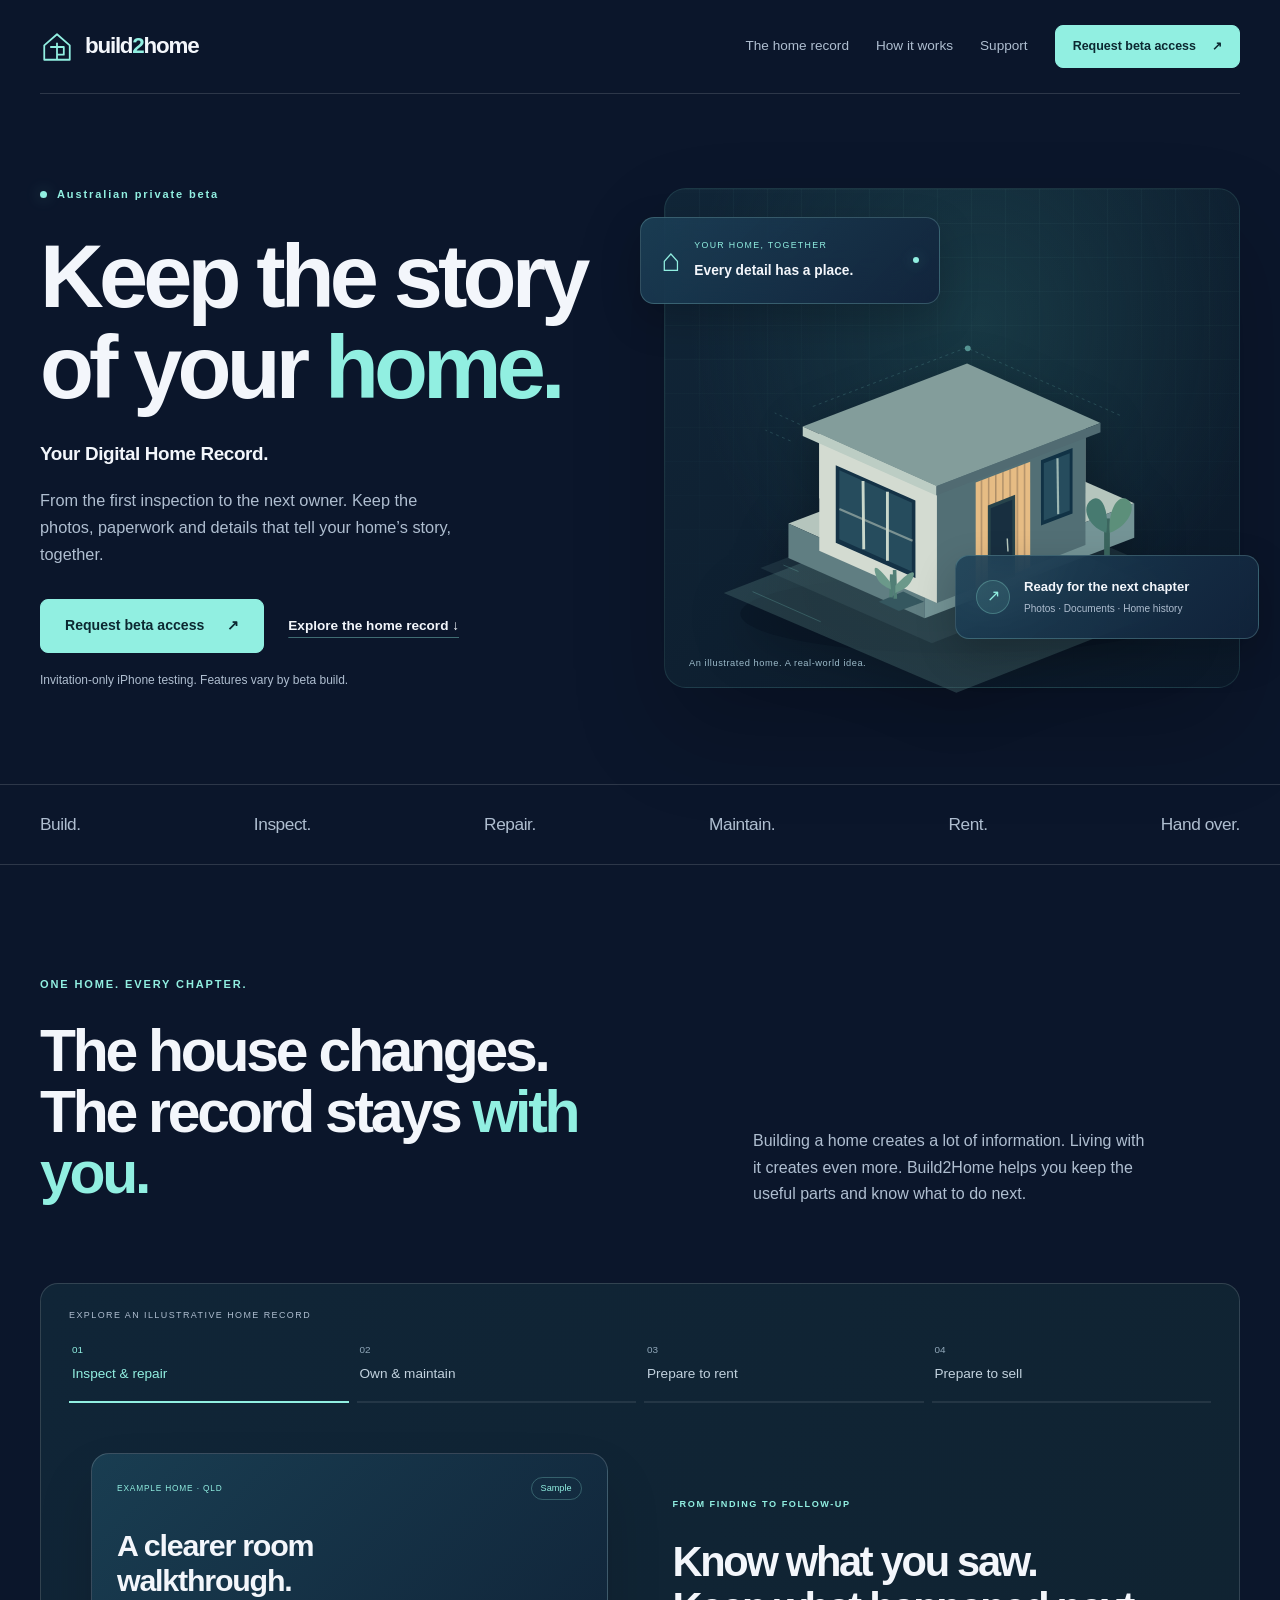
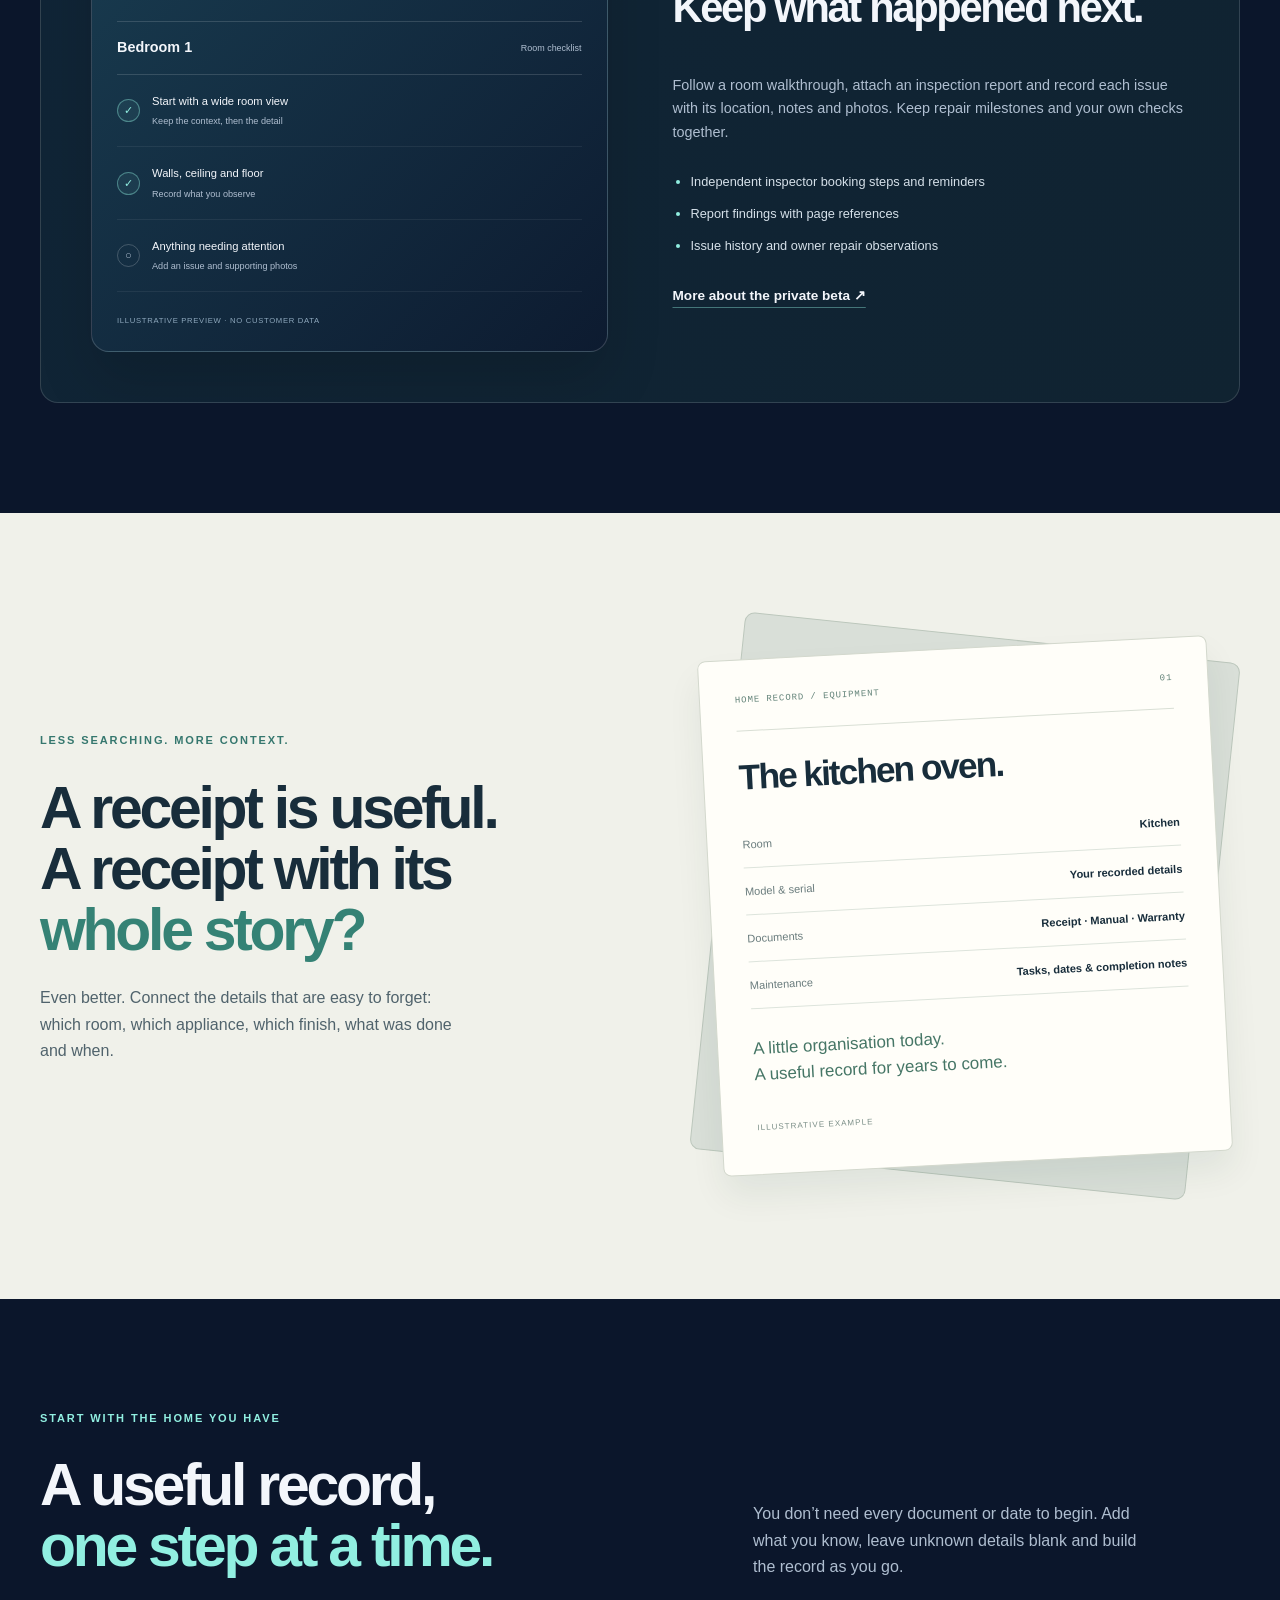
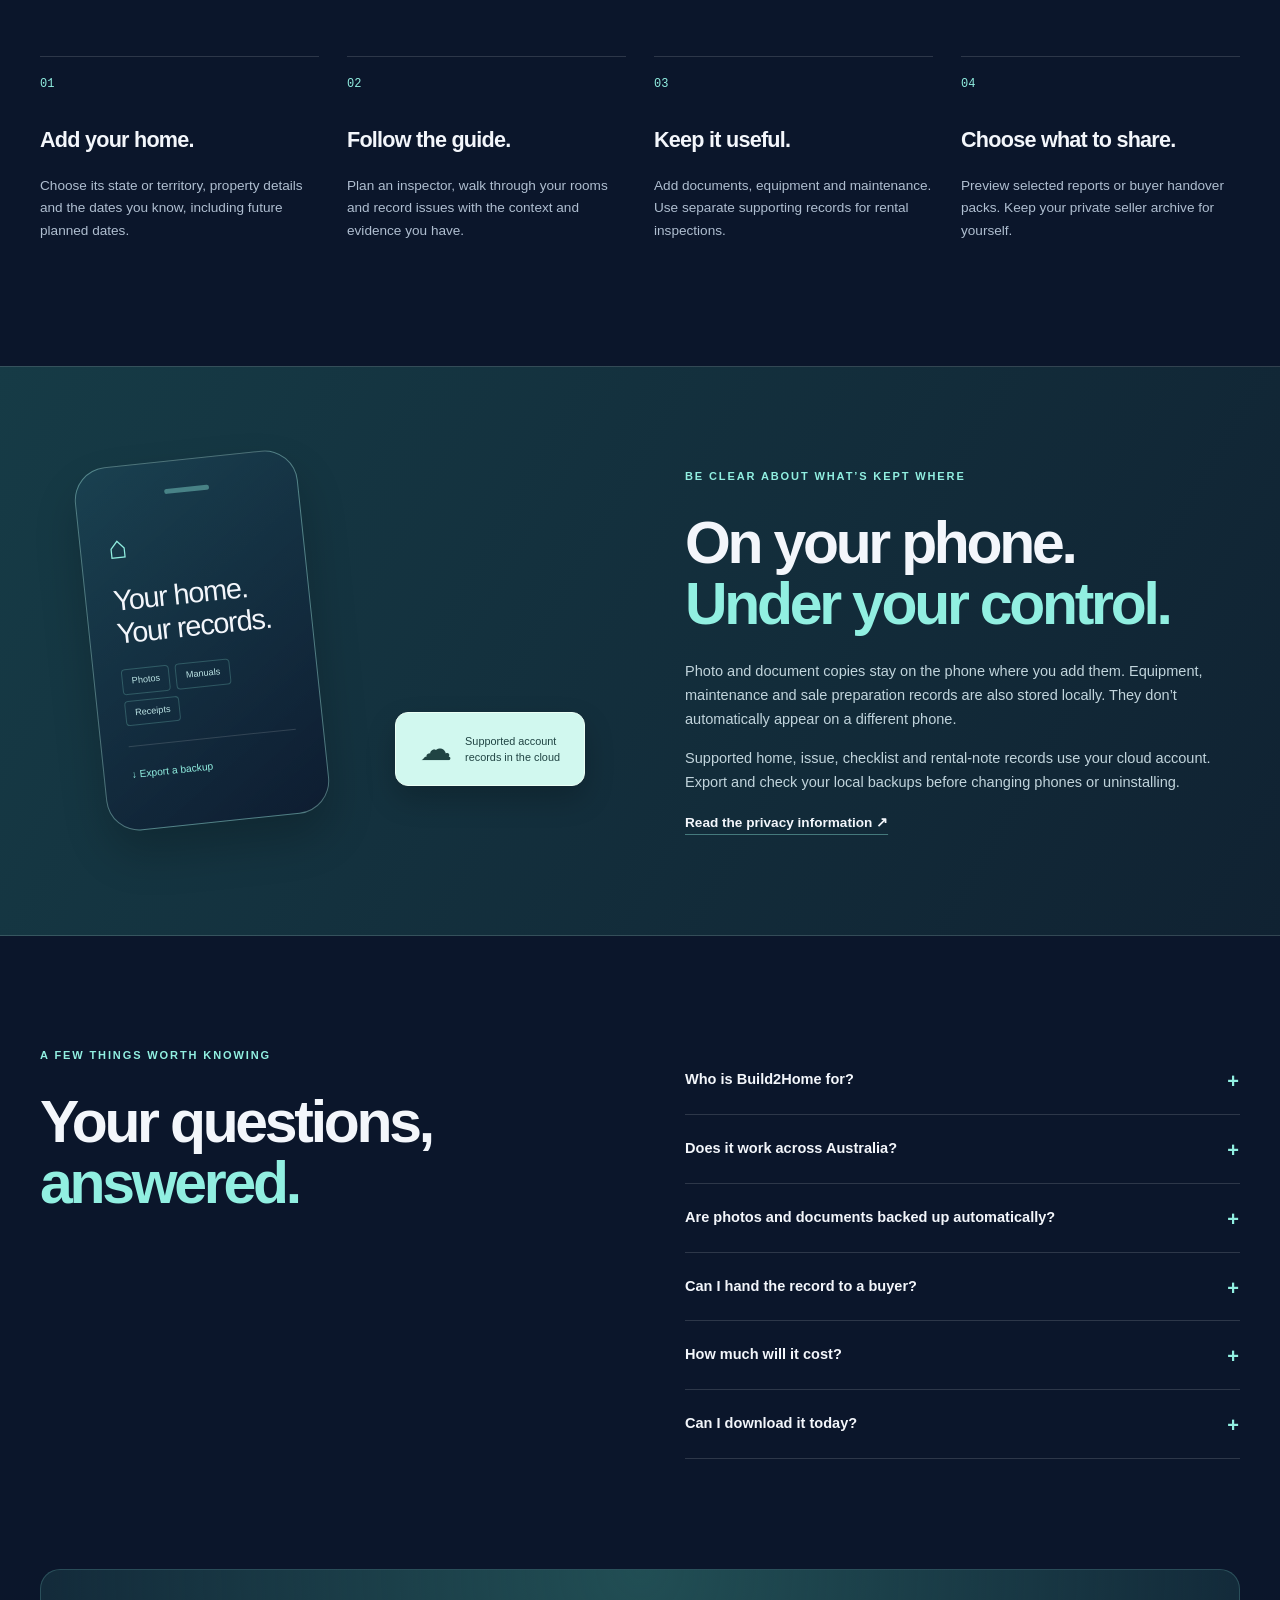
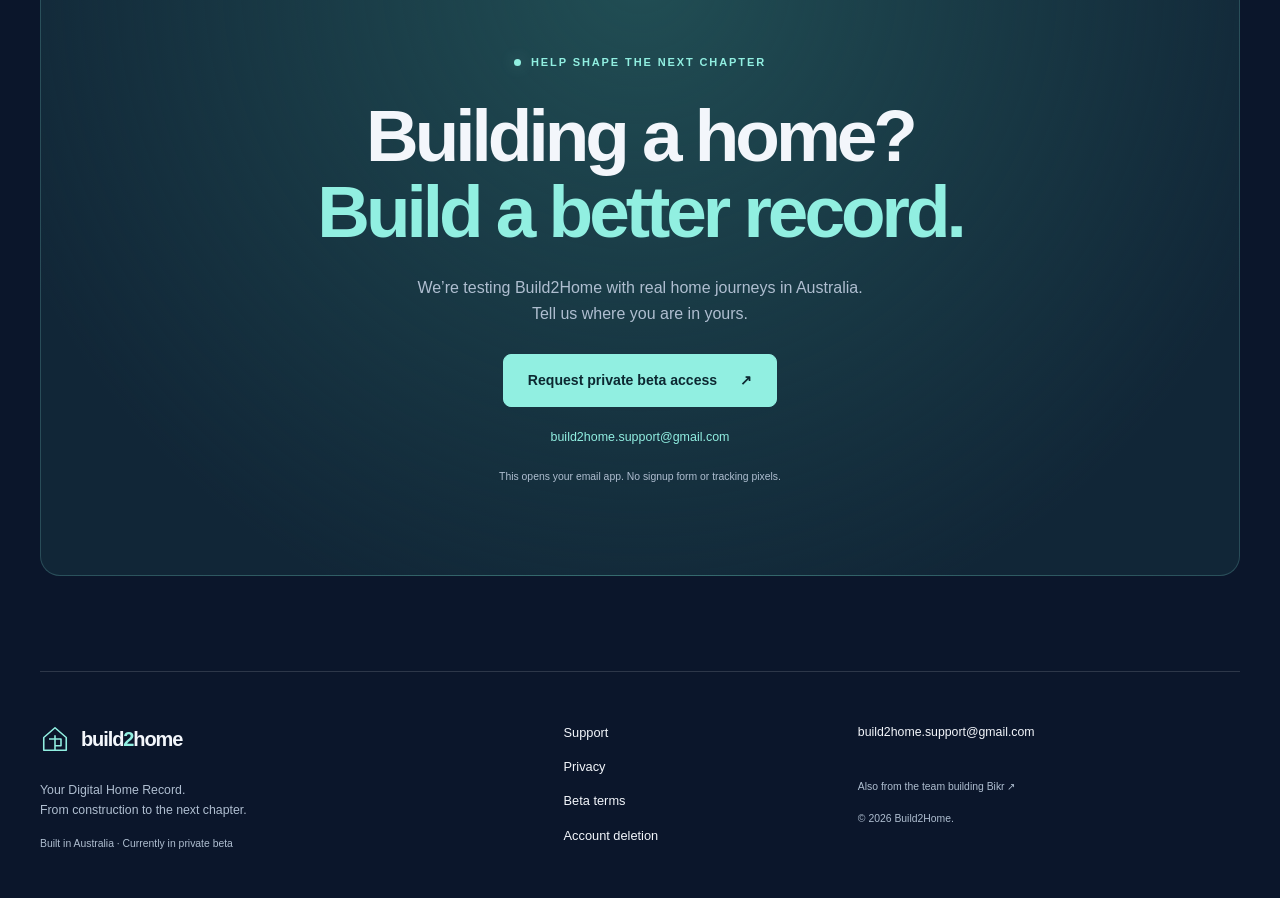
<file: index.html>
<!doctype html><html lang="en-AU"><head><meta charset="utf-8"><meta name="viewport" content="width=device-width,initial-scale=1"><title>Build2Home — Your Digital Home Record</title><meta name="description" content="A home record for inspections, defects, documents, maintenance, tenancy and sale preparation. Built in Australia. Private beta."><meta name="theme-color" content="#0b162b"><meta property="og:title" content="Build2Home — Your Digital Home Record"><meta property="og:description" content="A home record for inspections, defects, documents, maintenance, tenancy and sale preparation. Built in Australia. Private beta."><meta property="og:type" content="website"><link rel="icon" href="assets/favicon.svg" type="image/svg+xml"><link rel="stylesheet" href="styles.css"><script src="script.js" defer></script><link rel="canonical" href="https://build2home.au/"><meta property="og:url" content="https://build2home.au/"><meta property="og:site_name" content="Build2Home"></head><body id="top"><a class="skip" href="#main">Skip to content</a><header class="site-header"><a class="brand" href="#top"><svg viewBox="0 0 40 40" aria-hidden="true"><path d="M5 18 20 5l15 13v17H5Z"/><path d="M12 20h8v15m0-15h8v9h-8m0-9v-5"/></svg><span>build<span class="two">2</span>home</span></a><button class="menu-toggle" aria-label="Open navigation" aria-expanded="false" aria-controls="navigation">Menu <span>☰</span></button><nav id="navigation" aria-label="Main navigation"><a href="index.html#record">The home record</a><a href="index.html#how">How it works</a><a href="support.html">Support</a><a class="button small" href="mailto:build2home.support@gmail.com?subject=Build2Home%20%E2%80%94%20private%20beta%20request">Request beta access <span aria-hidden="true">↗</span></a></nav></header><main id="main">
<section class="hero wrap"><div class="hero-copy"><p class="eyebrow"><span class="status-dot"></span> Australian private beta</p><h1>Keep the story<br>of your <em>home.</em></h1><p class="tagline">Your Digital Home Record.</p><p class="hero-description">From the first inspection to the next owner. Keep the photos, paperwork and details that tell your home’s story, together.</p><div class="actions"><a class="button" href="mailto:build2home.support@gmail.com?subject=Build2Home%20%E2%80%94%20private%20beta%20request">Request beta access <span aria-hidden="true">↗</span></a><a class="text-link" href="#record">Explore the home record ↓</a></div><p class="micro">Invitation-only iPhone testing. Features vary by beta build.</p></div><div class="hero-art"><div class="art-grid"></div><img class="house" src="assets/home.svg" alt="Architectural illustration of a contemporary Australian home" width="800" height="600"><div class="home-chip"><span class="house-symbol">⌂</span><div><small>YOUR HOME, TOGETHER</small><strong>Every detail has a place.</strong></div><span class="chip-dot"></span></div><div class="record-chip"><span class="file-icon">↗</span><div><strong>Ready for the next chapter</strong><small>Photos · Documents · Home history</small></div></div><span class="art-caption">An illustrated home. A real-world idea.</span></div></section>
<div class="chapter-strip"><div class="wrap"><span>Build.</span><span>Inspect.</span><span>Repair.</span><span>Maintain.</span><span>Rent.</span><span>Hand over.</span></div></div>
<section class="record-section section wrap" id="record"><div class="section-heading"><div><p class="eyebrow">ONE HOME. EVERY CHAPTER.</p><h2>The house changes.<br>The record stays <em>with you.</em></h2></div><p>Building a home creates a lot of information. Living with it creates even more. Build2Home helps you keep the useful parts and know what to do next.</p></div><div class="record-demo"><div class="demo-controls"><p class="micro">EXPLORE AN ILLUSTRATIVE HOME RECORD</p><div role="tablist" aria-label="Home record stage" class="stage-tabs"><button role="tab" id="tab-inspect" aria-selected="true" aria-controls="stage-panel" data-stage="inspect">01 <span>Inspect & repair</span></button><button role="tab" id="tab-maintain" aria-selected="false" aria-controls="stage-panel" tabindex="-1" data-stage="maintain">02 <span>Own & maintain</span></button><button role="tab" id="tab-rental" aria-selected="false" aria-controls="stage-panel" tabindex="-1" data-stage="rental">03 <span>Prepare to rent</span></button><button role="tab" id="tab-sale" aria-selected="false" aria-controls="stage-panel" tabindex="-1" data-stage="sale">04 <span>Prepare to sell</span></button></div></div><div id="stage-panel" role="tabpanel" aria-labelledby="tab-inspect" class="stage-panel"><div class="sample-app"><div class="sample-top"><span>EXAMPLE HOME · QLD</span><span class="pill">Sample</span></div><h3 id="sample-title">A clearer room walkthrough.</h3><div class="sample-summary" id="sample-summary">Bedroom 1 <span>Room checklist</span></div><div class="sample-rows" id="sample-rows"><div><span class="check-circle">✓</span><span>Start with a wide room view<small>Keep the context, then the detail</small></span></div><div><span class="check-circle">✓</span><span>Walls, ceiling and floor<small>Record what you observe</small></span></div><div><span class="check-circle empty">○</span><span>Anything needing attention<small>Add an issue and supporting photos</small></span></div></div><div class="sample-bottom">ILLUSTRATIVE PREVIEW · NO CUSTOMER DATA</div></div><div class="stage-copy"><p class="eyebrow" id="stage-kicker">FROM FINDING TO FOLLOW-UP</p><h3 id="stage-title">Know what you saw.<br>Keep what happened next.</h3><p id="stage-description">Follow a room walkthrough, attach an inspection report and record each issue with its location, notes and photos. Keep repair milestones and your own checks together.</p><ul id="stage-points"><li>Independent inspector booking steps and reminders</li><li>Report findings with page references</li><li>Issue history and owner repair observations</li></ul><a class="text-link" href="support.html">More about the private beta ↗</a></div></div></div></section>
<section class="paper-section"><div class="wrap paper-grid"><div><p class="eyebrow">LESS SEARCHING. MORE CONTEXT.</p><h2>A receipt is useful.<br>A receipt with its<br><em>whole story?</em></h2><p>Even better. Connect the details that are easy to forget: which room, which appliance, which finish, what was done and when.</p></div><div class="paper-stack" aria-label="Illustrative records for an oven"><div class="paper-back"></div><div class="paper-card"><div class="paper-top"><span>HOME RECORD / EQUIPMENT</span><span>01</span></div><h3>The kitchen oven.</h3><div class="paper-row"><span>Room</span><strong>Kitchen</strong></div><div class="paper-row"><span>Model & serial</span><strong>Your recorded details</strong></div><div class="paper-row"><span>Documents</span><strong>Receipt · Manual · Warranty</strong></div><div class="paper-row"><span>Maintenance</span><strong>Tasks, dates & completion notes</strong></div><p class="paper-note">A little organisation today.<br>A useful record for years to come.</p><span class="paper-label">ILLUSTRATIVE EXAMPLE</span></div></div></div></section>
<section class="section wrap" id="how"><div class="section-heading"><div><p class="eyebrow">START WITH THE HOME YOU HAVE</p><h2>A useful record,<br><em>one step at a time.</em></h2></div><p>You don’t need every document or date to begin. Add what you know, leave unknown details blank and build the record as you go.</p></div><ol class="steps"><li><span>01</span><h3>Add your home.</h3><p>Choose its state or territory, property details and the dates you know, including future planned dates.</p></li><li><span>02</span><h3>Follow the guide.</h3><p>Plan an inspector, walk through your rooms and record issues with the context and evidence you have.</p></li><li><span>03</span><h3>Keep it useful.</h3><p>Add documents, equipment and maintenance. Use separate supporting records for rental inspections.</p></li><li><span>04</span><h3>Choose what to share.</h3><p>Preview selected reports or buyer handover packs. Keep your private seller archive for yourself.</p></li></ol></section>
<section class="storage-section"><div class="wrap storage-grid"><div class="storage-visual" aria-hidden="true"><div class="storage-phone"><div class="phone-speaker"></div><span class="storage-icon">⌂</span><strong>Your home.<br>Your records.</strong><div class="file-pills"><span>Photos</span><span>Manuals</span><span>Receipts</span></div><div class="backup-line">↓ Export a backup</div></div><div class="cloud-chip">☁ <span>Supported account<br>records in the cloud</span></div></div><div><p class="eyebrow">BE CLEAR ABOUT WHAT’S KEPT WHERE</p><h2>On your phone.<br><em>Under your control.</em></h2><p>Photo and document copies stay on the phone where you add them. Equipment, maintenance and sale preparation records are also stored locally. They don’t automatically appear on a different phone.</p><p>Supported home, issue, checklist and rental-note records use your cloud account. Export and check your local backups before changing phones or uninstalling.</p><a class="text-link" href="privacy.html">Read the privacy information ↗</a></div></div></section>
<section class="section wrap faq-section"><div><p class="eyebrow">A FEW THINGS WORTH KNOWING</p><h2>Your questions,<br><em>answered.</em></h2></div><div class="faq"><details><summary>Who is Build2Home for?</summary><p>Homeowners and property investors who want a practical record of a home, from build and handover through repairs, maintenance, rental preparation and eventual sale. It is currently being tested with a small private iPhone beta group.</p></details><details><summary>Does it work across Australia?</summary><p>You can choose an Australian state or territory for your property. Guidance links depend on that choice. Rules differ locally: automatic statutory reference calculations are currently NSW-only. Build2Home does not determine your legal deadlines or certify compliance.</p></details><details><summary>Are photos and documents backed up automatically?</summary><p>No. These copies stay on your phone. Export ZIP/JSON backups and keep the originals. Supported account records sync separately. Signing in on a new phone alone does not restore local files.</p></details><details><summary>Can I hand the record to a buyer?</summary><p>The beta includes selected buyer handover exports, with a preview before sharing, and a separate private seller archive. This does not transfer the property or grant the buyer access to your account. Review original documents and photos for private information before sharing.</p></details><details><summary>How much will it cost?</summary><p>Public pricing has not been announced. We’re focused on testing the workflow and getting the useful details right before a wider launch.</p></details><details><summary>Can I download it today?</summary><p>Testing is invitation-only through TestFlight on iPhone. Email the team to request access; an invitation is not automatic. Some features are in candidate builds and may not yet be available to every tester.</p></details></div></section>
<section class="beta-section wrap" id="beta"><p class="eyebrow"><span class="status-dot"></span> HELP SHAPE THE NEXT CHAPTER</p><h2>Building a home?<br><em>Build a better record.</em></h2><p>We’re testing Build2Home with real home journeys in Australia. Tell us where you are in yours.</p><a class="button" href="mailto:build2home.support@gmail.com?subject=Build2Home%20%E2%80%94%20private%20beta%20request">Request private beta access <span aria-hidden="true">↗</span></a><a class="beta-email" href="mailto:build2home.support@gmail.com">build2home.support@gmail.com</a><p class="micro">This opens your email app. No signup form or tracking pixels.</p></section></main><footer class="site-footer wrap"><div><a class="brand" href="index.html"><svg viewBox="0 0 40 40" aria-hidden="true"><path d="M5 18 20 5l15 13v17H5Z"/><path d="M12 20h8v15m0-15h8v9h-8m0-9v-5"/></svg><span>build<span class="two">2</span>home</span></a><p>Your Digital Home Record.<br>From construction to the next chapter.</p><p class="micro">Built in Australia · Currently in private beta</p></div><div class="footer-links"><a href="support.html">Support</a><a href="privacy.html">Privacy</a><a href="terms.html">Beta terms</a><a href="delete-account.html">Account deletion</a></div><div class="footer-contact"><a href="mailto:build2home.support@gmail.com">build2home.support@gmail.com</a><p class="micro">Also from the team building <a href="https://getbikr.com">Bikr ↗</a></p><p class="micro">© 2026 Build2Home.</p></div></footer></body></html>
</file>
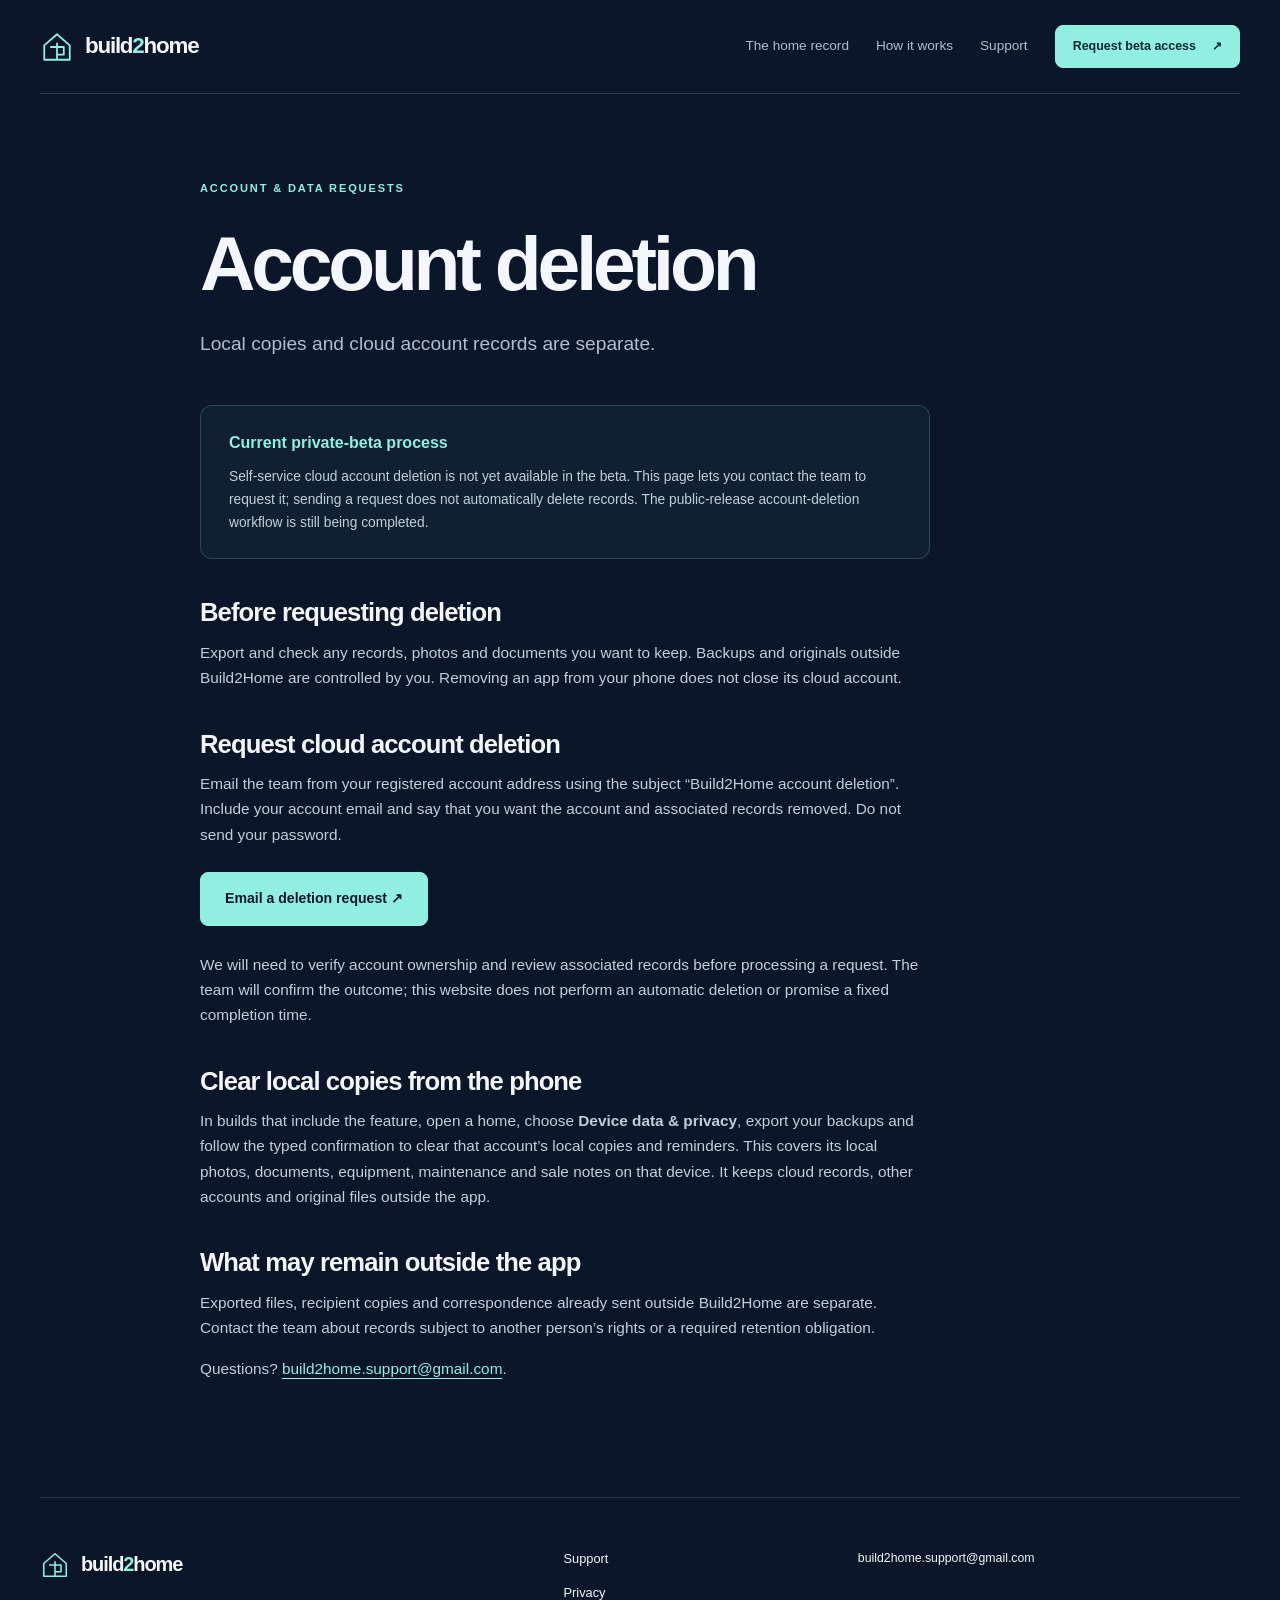
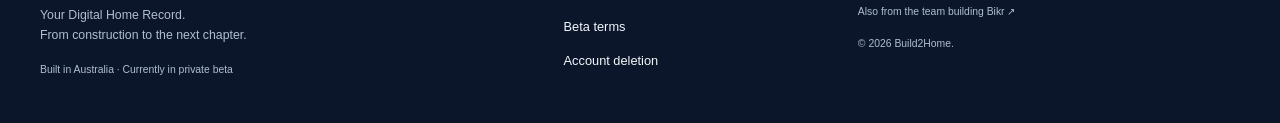
<file: delete-account.html>
<!doctype html><html lang="en-AU"><head><meta charset="utf-8"><meta name="viewport" content="width=device-width,initial-scale=1"><title>Account deletion — Build2Home</title><meta name="description" content="Account deletion information for the Build2Home private beta."><meta name="theme-color" content="#0b162b"><meta property="og:title" content="Account deletion — Build2Home"><meta property="og:description" content="Account deletion information for the Build2Home private beta."><meta property="og:type" content="website"><link rel="icon" href="assets/favicon.svg" type="image/svg+xml"><link rel="stylesheet" href="styles.css"><script src="script.js" defer></script><link rel="canonical" href="https://build2home.au/delete-account.html"><meta property="og:url" content="https://build2home.au/delete-account.html"><meta property="og:site_name" content="Build2Home"></head><body id="top"><a class="skip" href="#main">Skip to content</a><header class="site-header"><a class="brand" href="index.html"><svg viewBox="0 0 40 40" aria-hidden="true"><path d="M5 18 20 5l15 13v17H5Z"/><path d="M12 20h8v15m0-15h8v9h-8m0-9v-5"/></svg><span>build<span class="two">2</span>home</span></a><button class="menu-toggle" aria-label="Open navigation" aria-expanded="false" aria-controls="navigation">Menu <span>☰</span></button><nav id="navigation" aria-label="Main navigation"><a href="index.html#record">The home record</a><a href="index.html#how">How it works</a><a href="support.html">Support</a><a class="button small" href="mailto:build2home.support@gmail.com?subject=Build2Home%20%E2%80%94%20private%20beta%20request">Request beta access <span aria-hidden="true">↗</span></a></nav></header><main id="main"><section class="legal wrap"><div class="legal-heading"><p class="eyebrow">ACCOUNT & DATA REQUESTS</p><h1>Account deletion</h1><p class="lead">Local copies and cloud account records are separate.</p></div><article class="legal-body"><div class="notice"><strong>Current private-beta process</strong><p>Self-service cloud account deletion is not yet available in the beta. This page lets you contact the team to request it; sending a request does not automatically delete records. The public-release account-deletion workflow is still being completed.</p></div><h2>Before requesting deletion</h2><p>Export and check any records, photos and documents you want to keep. Backups and originals outside Build2Home are controlled by you. Removing an app from your phone does not close its cloud account.</p><h2>Request cloud account deletion</h2><p>Email the team from your registered account address using the subject “Build2Home account deletion”. Include your account email and say that you want the account and associated records removed. Do not send your password.</p><p><a class="button" href="mailto:build2home.support@gmail.com?subject=Build2Home%20%E2%80%94%20account%20deletion">Email a deletion request ↗</a></p><p>We will need to verify account ownership and review associated records before processing a request. The team will confirm the outcome; this website does not perform an automatic deletion or promise a fixed completion time.</p><h2>Clear local copies from the phone</h2><p>In builds that include the feature, open a home, choose <strong>Device data & privacy</strong>, export your backups and follow the typed confirmation to clear that account’s local copies and reminders. This covers its local photos, documents, equipment, maintenance and sale notes on that device. It keeps cloud records, other accounts and original files outside the app.</p><h2>What may remain outside the app</h2><p>Exported files, recipient copies and correspondence already sent outside Build2Home are separate. Contact the team about records subject to another person’s rights or a required retention obligation.</p><p>Questions? <a href="mailto:build2home.support@gmail.com?subject=Build2Home%20%E2%80%94%20account%20request">build2home.support@gmail.com</a>.</p></article></section></main><footer class="site-footer wrap"><div><a class="brand" href="index.html"><svg viewBox="0 0 40 40" aria-hidden="true"><path d="M5 18 20 5l15 13v17H5Z"/><path d="M12 20h8v15m0-15h8v9h-8m0-9v-5"/></svg><span>build<span class="two">2</span>home</span></a><p>Your Digital Home Record.<br>From construction to the next chapter.</p><p class="micro">Built in Australia · Currently in private beta</p></div><div class="footer-links"><a href="support.html">Support</a><a href="privacy.html">Privacy</a><a href="terms.html">Beta terms</a><a href="delete-account.html">Account deletion</a></div><div class="footer-contact"><a href="mailto:build2home.support@gmail.com">build2home.support@gmail.com</a><p class="micro">Also from the team building <a href="https://getbikr.com">Bikr ↗</a></p><p class="micro">© 2026 Build2Home.</p></div></footer></body></html>
</file>
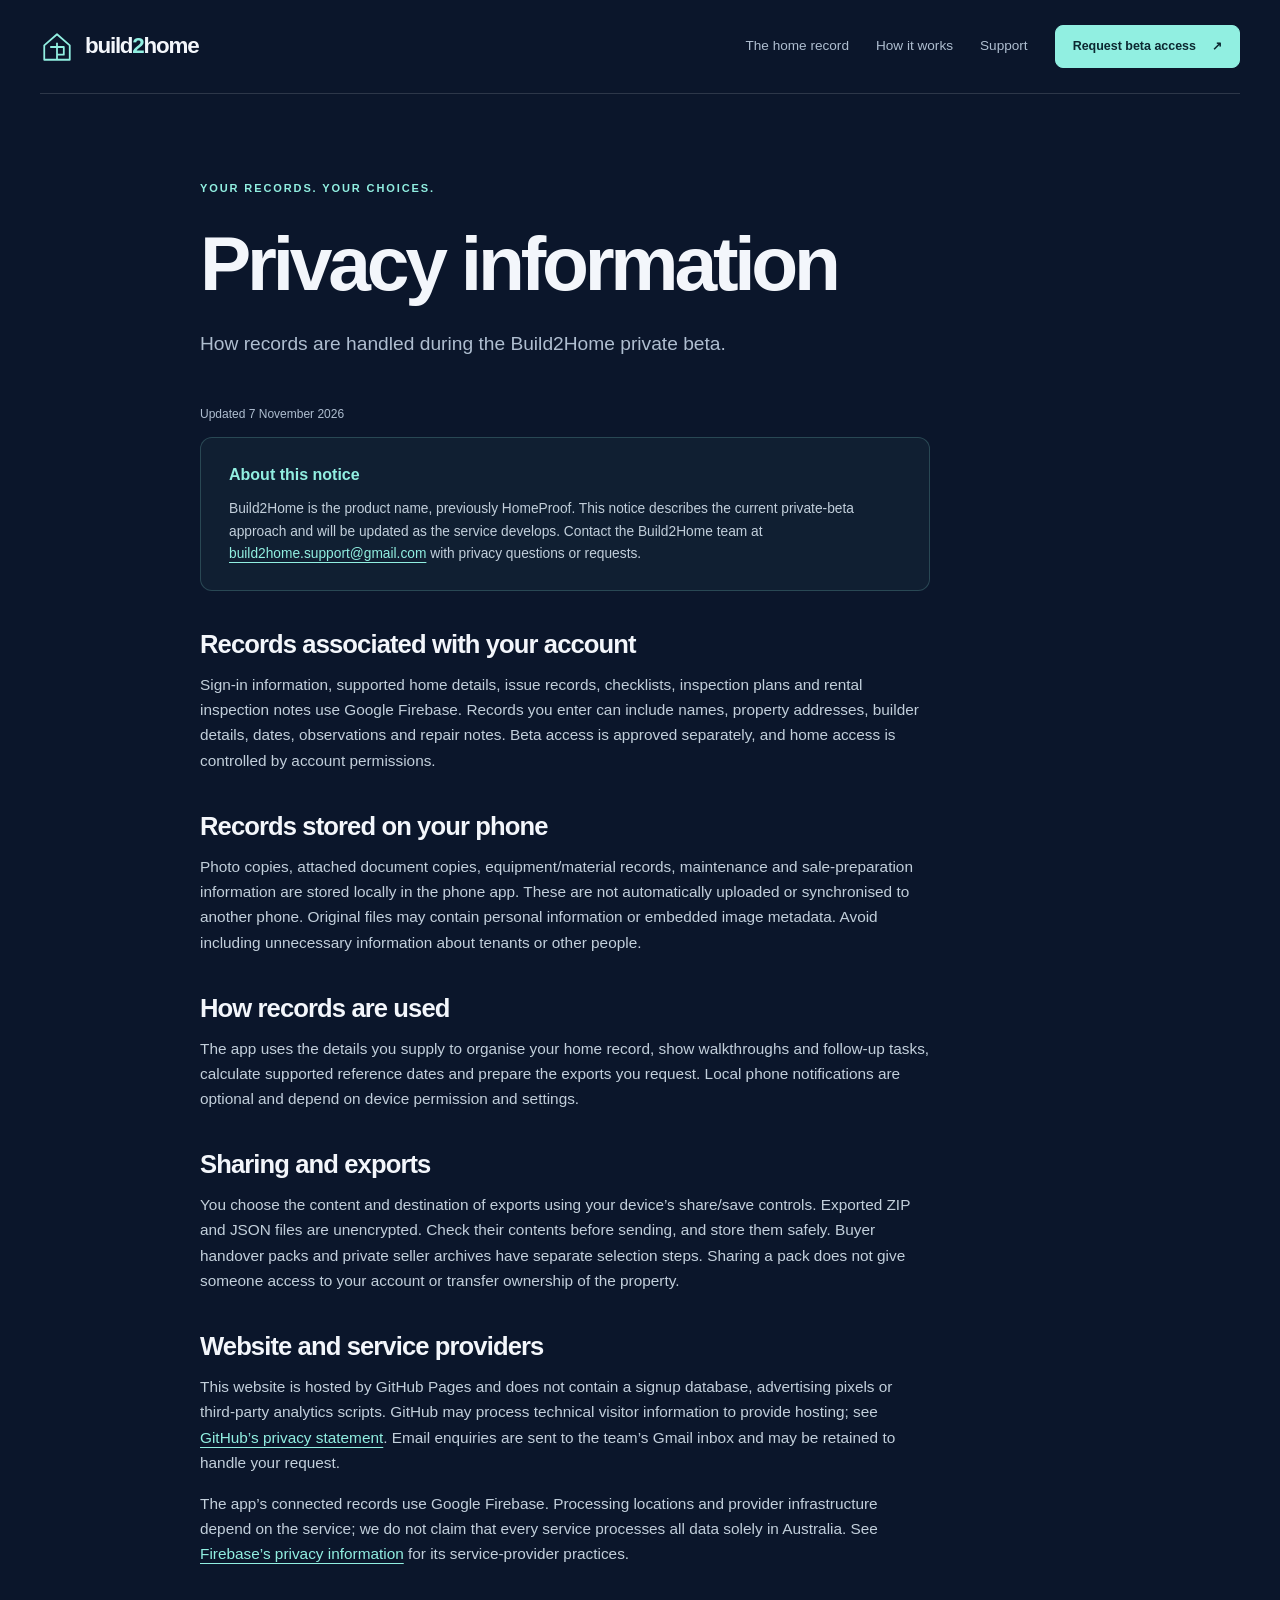
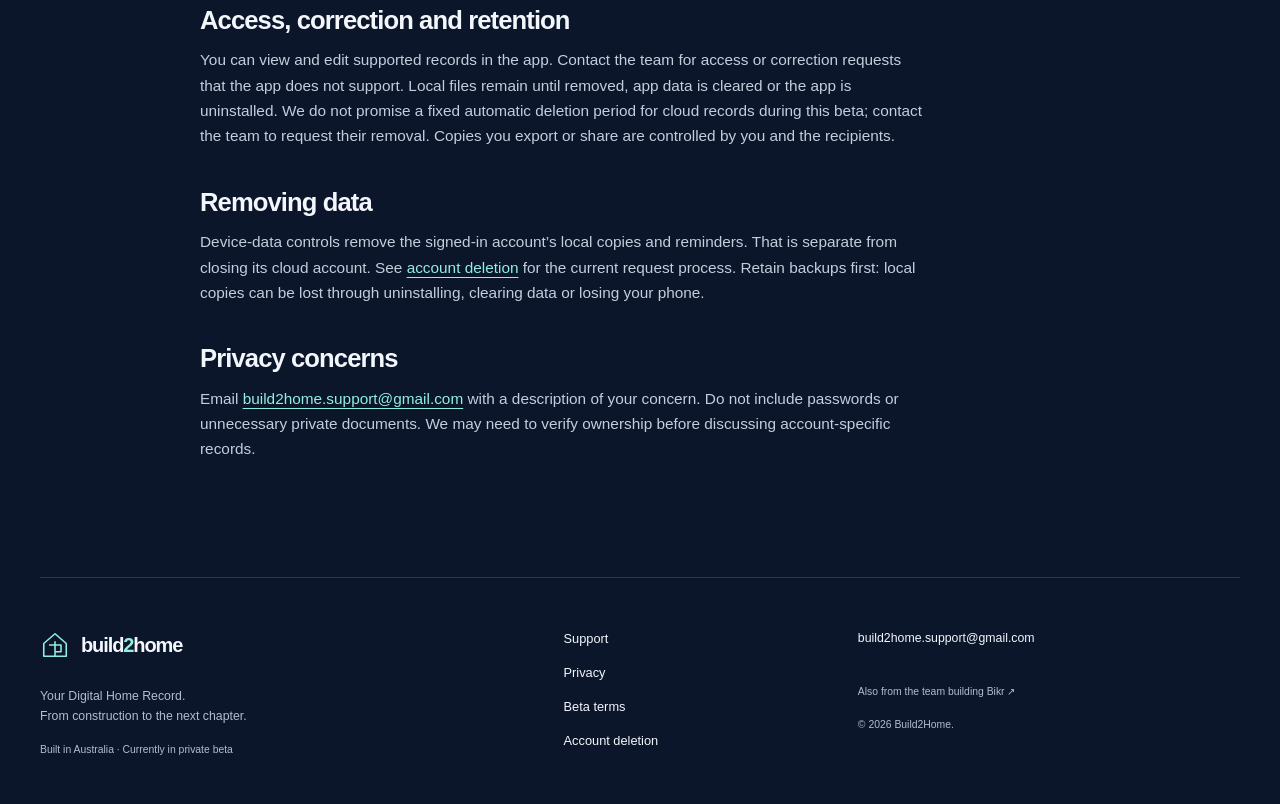
<file: privacy.html>
<!doctype html><html lang="en-AU"><head><meta charset="utf-8"><meta name="viewport" content="width=device-width,initial-scale=1"><title>Privacy information — Build2Home</title><meta name="description" content="Privacy information for the Build2Home private beta."><meta name="theme-color" content="#0b162b"><meta property="og:title" content="Privacy information — Build2Home"><meta property="og:description" content="Privacy information for the Build2Home private beta."><meta property="og:type" content="website"><link rel="icon" href="assets/favicon.svg" type="image/svg+xml"><link rel="stylesheet" href="styles.css"><script src="script.js" defer></script><link rel="canonical" href="https://build2home.au/privacy.html"><meta property="og:url" content="https://build2home.au/privacy.html"><meta property="og:site_name" content="Build2Home"></head><body id="top"><a class="skip" href="#main">Skip to content</a><header class="site-header"><a class="brand" href="index.html"><svg viewBox="0 0 40 40" aria-hidden="true"><path d="M5 18 20 5l15 13v17H5Z"/><path d="M12 20h8v15m0-15h8v9h-8m0-9v-5"/></svg><span>build<span class="two">2</span>home</span></a><button class="menu-toggle" aria-label="Open navigation" aria-expanded="false" aria-controls="navigation">Menu <span>☰</span></button><nav id="navigation" aria-label="Main navigation"><a href="index.html#record">The home record</a><a href="index.html#how">How it works</a><a href="support.html">Support</a><a class="button small" href="mailto:build2home.support@gmail.com?subject=Build2Home%20%E2%80%94%20private%20beta%20request">Request beta access <span aria-hidden="true">↗</span></a></nav></header><main id="main"><section class="legal wrap"><div class="legal-heading"><p class="eyebrow">YOUR RECORDS. YOUR CHOICES.</p><h1>Privacy information</h1><p class="lead">How records are handled during the Build2Home private beta.</p></div><article class="legal-body"><p class="updated">Updated 7 November 2026</p><div class="notice"><strong>About this notice</strong><p>Build2Home is the product name, previously HomeProof. This notice describes the current private-beta approach and will be updated as the service develops. Contact the Build2Home team at <a href="mailto:build2home.support@gmail.com?subject=Build2Home%20%E2%80%94%20privacy%20enquiry">build2home.support@gmail.com</a> with privacy questions or requests.</p></div><h2>Records associated with your account</h2><p>Sign-in information, supported home details, issue records, checklists, inspection plans and rental inspection notes use Google Firebase. Records you enter can include names, property addresses, builder details, dates, observations and repair notes. Beta access is approved separately, and home access is controlled by account permissions.</p><h2>Records stored on your phone</h2><p>Photo copies, attached document copies, equipment/material records, maintenance and sale-preparation information are stored locally in the phone app. These are not automatically uploaded or synchronised to another phone. Original files may contain personal information or embedded image metadata. Avoid including unnecessary information about tenants or other people.</p><h2>How records are used</h2><p>The app uses the details you supply to organise your home record, show walkthroughs and follow-up tasks, calculate supported reference dates and prepare the exports you request. Local phone notifications are optional and depend on device permission and settings.</p><h2>Sharing and exports</h2><p>You choose the content and destination of exports using your device’s share/save controls. Exported ZIP and JSON files are unencrypted. Check their contents before sending, and store them safely. Buyer handover packs and private seller archives have separate selection steps. Sharing a pack does not give someone access to your account or transfer ownership of the property.</p><h2>Website and service providers</h2><p>This website is hosted by GitHub Pages and does not contain a signup database, advertising pixels or third-party analytics scripts. GitHub may process technical visitor information to provide hosting; see <a href="https://docs.github.com/en/site-policy/privacy-policies/github-general-privacy-statement">GitHub’s privacy statement</a>. Email enquiries are sent to the team’s Gmail inbox and may be retained to handle your request.</p><p>The app’s connected records use Google Firebase. Processing locations and provider infrastructure depend on the service; we do not claim that every service processes all data solely in Australia. See <a href="https://firebase.google.com/support/privacy">Firebase’s privacy information</a> for its service-provider practices.</p><h2>Access, correction and retention</h2><p>You can view and edit supported records in the app. Contact the team for access or correction requests that the app does not support. Local files remain until removed, app data is cleared or the app is uninstalled. We do not promise a fixed automatic deletion period for cloud records during this beta; contact the team to request their removal. Copies you export or share are controlled by you and the recipients.</p><h2>Removing data</h2><p>Device-data controls remove the signed-in account’s local copies and reminders. That is separate from closing its cloud account. See <a href="delete-account.html">account deletion</a> for the current request process. Retain backups first: local copies can be lost through uninstalling, clearing data or losing your phone.</p><h2>Privacy concerns</h2><p>Email <a href="mailto:build2home.support@gmail.com?subject=Build2Home%20%E2%80%94%20privacy%20concern">build2home.support@gmail.com</a> with a description of your concern. Do not include passwords or unnecessary private documents. We may need to verify ownership before discussing account-specific records.</p></article></section></main><footer class="site-footer wrap"><div><a class="brand" href="index.html"><svg viewBox="0 0 40 40" aria-hidden="true"><path d="M5 18 20 5l15 13v17H5Z"/><path d="M12 20h8v15m0-15h8v9h-8m0-9v-5"/></svg><span>build<span class="two">2</span>home</span></a><p>Your Digital Home Record.<br>From construction to the next chapter.</p><p class="micro">Built in Australia · Currently in private beta</p></div><div class="footer-links"><a href="support.html">Support</a><a href="privacy.html">Privacy</a><a href="terms.html">Beta terms</a><a href="delete-account.html">Account deletion</a></div><div class="footer-contact"><a href="mailto:build2home.support@gmail.com">build2home.support@gmail.com</a><p class="micro">Also from the team building <a href="https://getbikr.com">Bikr ↗</a></p><p class="micro">© 2026 Build2Home.</p></div></footer></body></html>
</file>
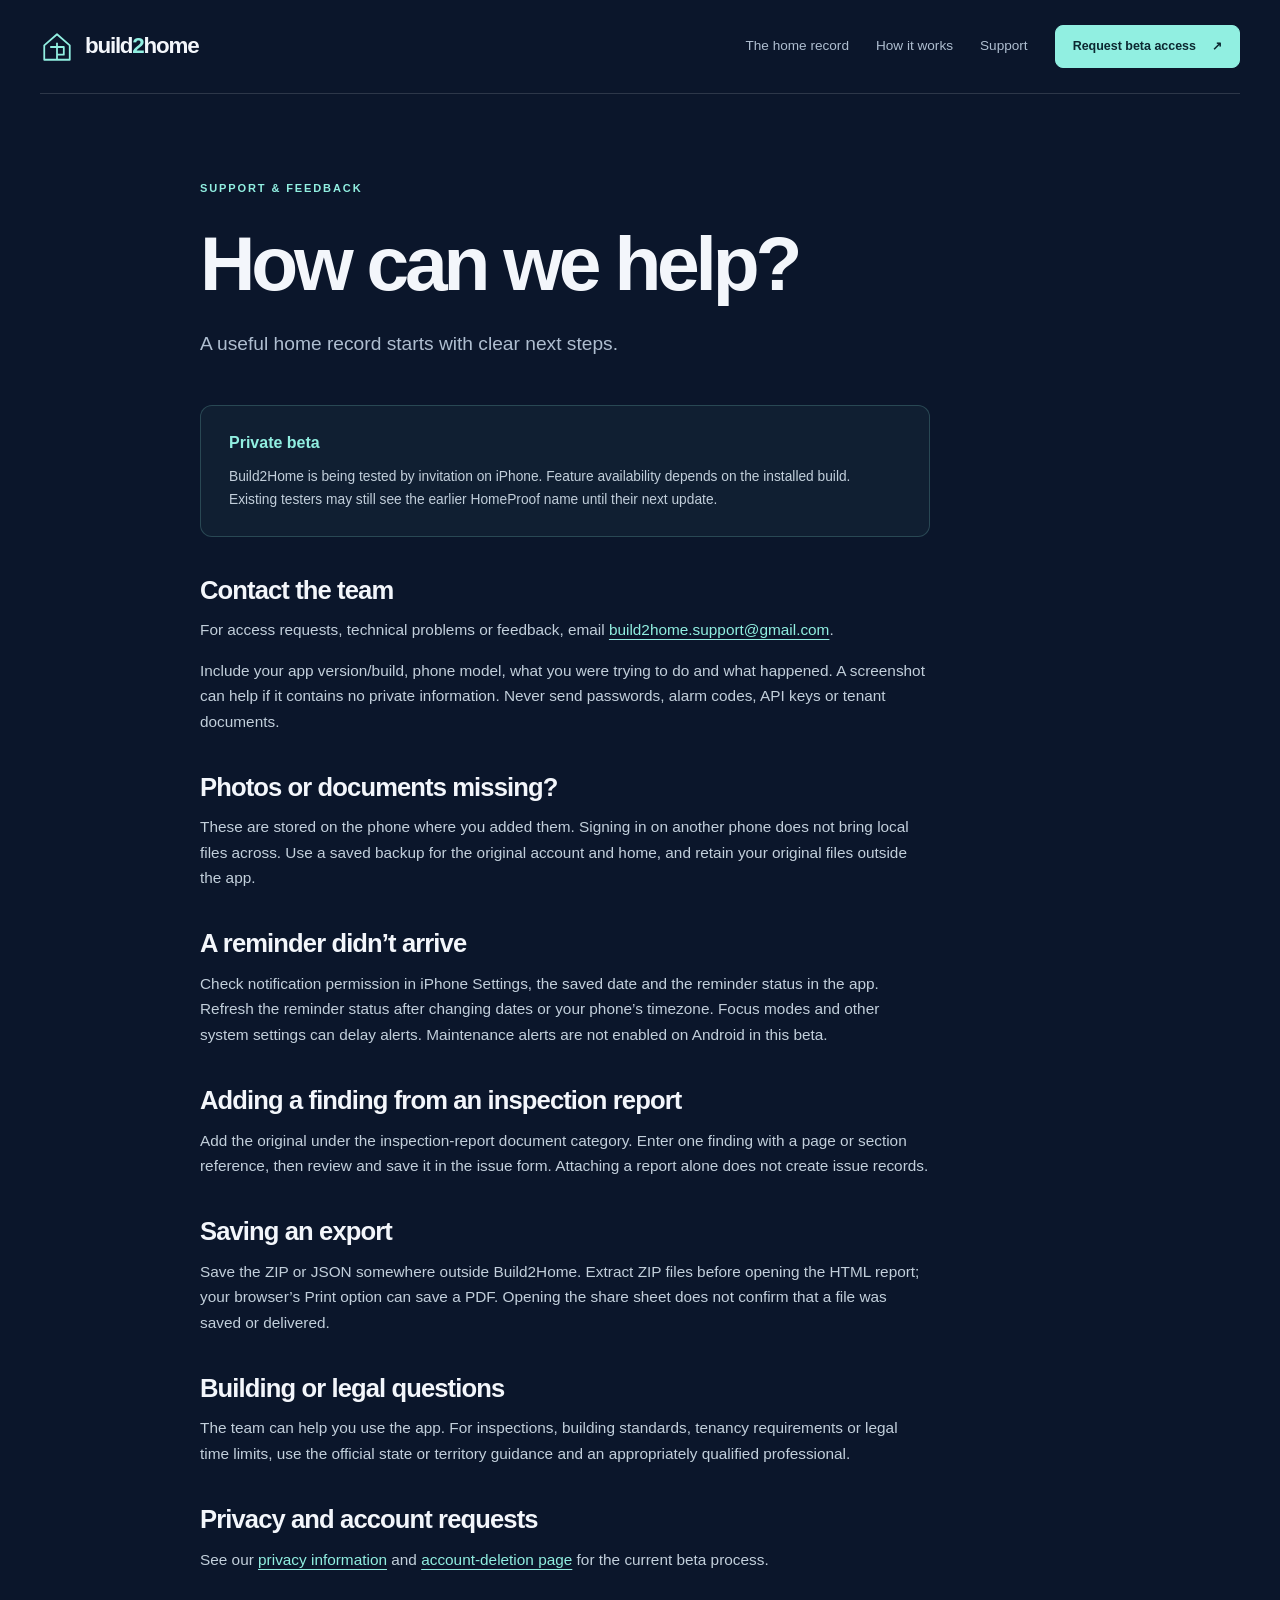
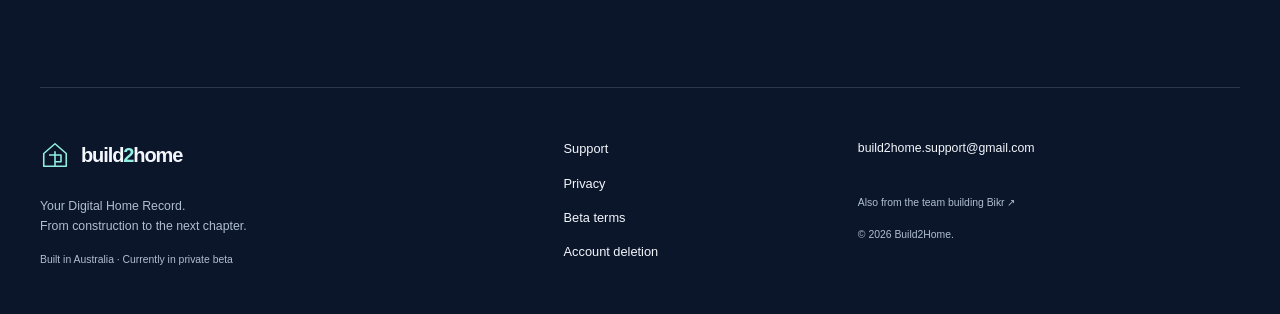
<file: support.html>
<!doctype html><html lang="en-AU"><head><meta charset="utf-8"><meta name="viewport" content="width=device-width,initial-scale=1"><title>How can we help? — Build2Home</title><meta name="description" content="How can we help? information for the Build2Home private beta."><meta name="theme-color" content="#0b162b"><meta property="og:title" content="How can we help? — Build2Home"><meta property="og:description" content="How can we help? information for the Build2Home private beta."><meta property="og:type" content="website"><link rel="icon" href="assets/favicon.svg" type="image/svg+xml"><link rel="stylesheet" href="styles.css"><script src="script.js" defer></script><link rel="canonical" href="https://build2home.au/support.html"><meta property="og:url" content="https://build2home.au/support.html"><meta property="og:site_name" content="Build2Home"></head><body id="top"><a class="skip" href="#main">Skip to content</a><header class="site-header"><a class="brand" href="index.html"><svg viewBox="0 0 40 40" aria-hidden="true"><path d="M5 18 20 5l15 13v17H5Z"/><path d="M12 20h8v15m0-15h8v9h-8m0-9v-5"/></svg><span>build<span class="two">2</span>home</span></a><button class="menu-toggle" aria-label="Open navigation" aria-expanded="false" aria-controls="navigation">Menu <span>☰</span></button><nav id="navigation" aria-label="Main navigation"><a href="index.html#record">The home record</a><a href="index.html#how">How it works</a><a href="support.html">Support</a><a class="button small" href="mailto:build2home.support@gmail.com?subject=Build2Home%20%E2%80%94%20private%20beta%20request">Request beta access <span aria-hidden="true">↗</span></a></nav></header><main id="main"><section class="legal wrap"><div class="legal-heading"><p class="eyebrow">SUPPORT & FEEDBACK</p><h1>How can we help?</h1><p class="lead">A useful home record starts with clear next steps.</p></div><article class="legal-body"><div class="notice"><strong>Private beta</strong><p>Build2Home is being tested by invitation on iPhone. Feature availability depends on the installed build. Existing testers may still see the earlier HomeProof name until their next update.</p></div><h2>Contact the team</h2><p>For access requests, technical problems or feedback, email <a href="mailto:build2home.support@gmail.com?subject=Build2Home%20%E2%80%94%20support">build2home.support@gmail.com</a>.</p><p>Include your app version/build, phone model, what you were trying to do and what happened. A screenshot can help if it contains no private information. Never send passwords, alarm codes, API keys or tenant documents.</p><h2>Photos or documents missing?</h2><p>These are stored on the phone where you added them. Signing in on another phone does not bring local files across. Use a saved backup for the original account and home, and retain your original files outside the app.</p><h2>A reminder didn’t arrive</h2><p>Check notification permission in iPhone Settings, the saved date and the reminder status in the app. Refresh the reminder status after changing dates or your phone’s timezone. Focus modes and other system settings can delay alerts. Maintenance alerts are not enabled on Android in this beta.</p><h2>Adding a finding from an inspection report</h2><p>Add the original under the inspection-report document category. Enter one finding with a page or section reference, then review and save it in the issue form. Attaching a report alone does not create issue records.</p><h2>Saving an export</h2><p>Save the ZIP or JSON somewhere outside Build2Home. Extract ZIP files before opening the HTML report; your browser’s Print option can save a PDF. Opening the share sheet does not confirm that a file was saved or delivered.</p><h2>Building or legal questions</h2><p>The team can help you use the app. For inspections, building standards, tenancy requirements or legal time limits, use the official state or territory guidance and an appropriately qualified professional.</p><h2>Privacy and account requests</h2><p>See our <a href="privacy.html">privacy information</a> and <a href="delete-account.html">account-deletion page</a> for the current beta process.</p></article></section></main><footer class="site-footer wrap"><div><a class="brand" href="index.html"><svg viewBox="0 0 40 40" aria-hidden="true"><path d="M5 18 20 5l15 13v17H5Z"/><path d="M12 20h8v15m0-15h8v9h-8m0-9v-5"/></svg><span>build<span class="two">2</span>home</span></a><p>Your Digital Home Record.<br>From construction to the next chapter.</p><p class="micro">Built in Australia · Currently in private beta</p></div><div class="footer-links"><a href="support.html">Support</a><a href="privacy.html">Privacy</a><a href="terms.html">Beta terms</a><a href="delete-account.html">Account deletion</a></div><div class="footer-contact"><a href="mailto:build2home.support@gmail.com">build2home.support@gmail.com</a><p class="micro">Also from the team building <a href="https://getbikr.com">Bikr ↗</a></p><p class="micro">© 2026 Build2Home.</p></div></footer></body></html>
</file>
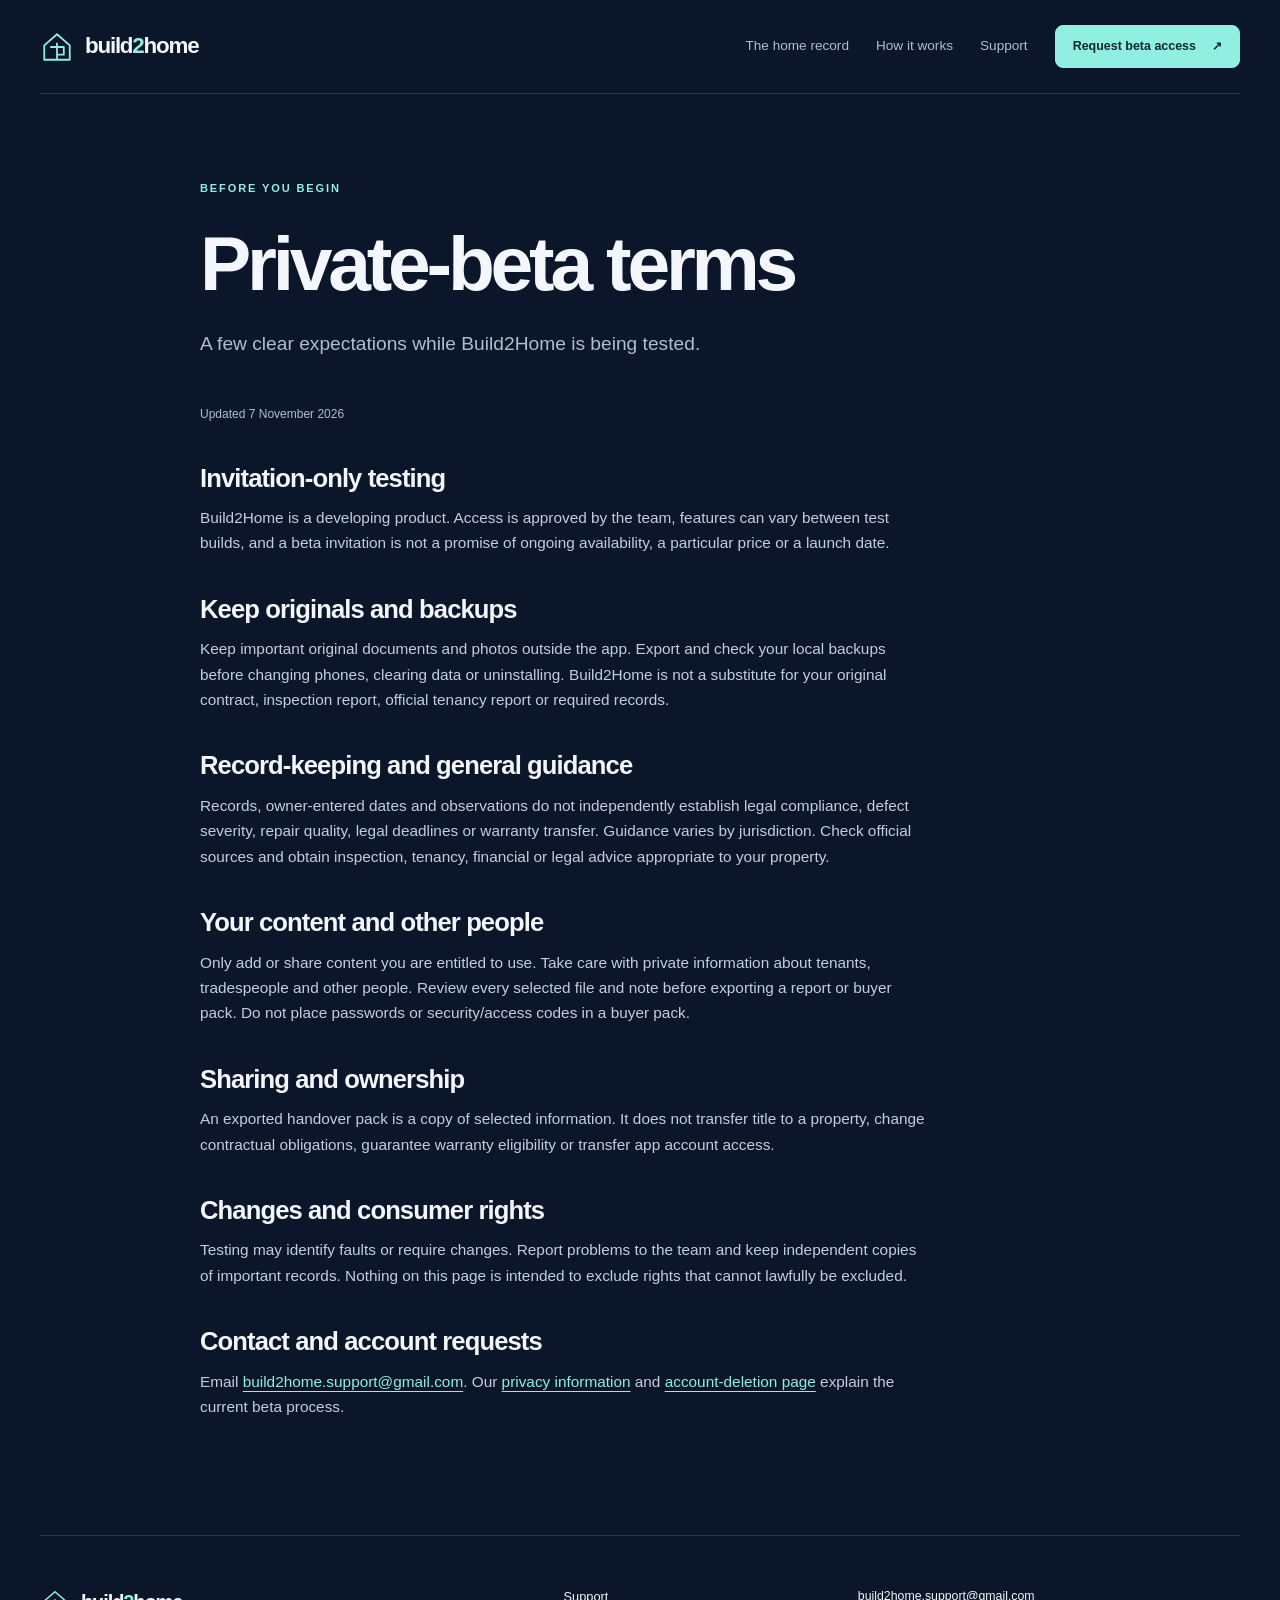
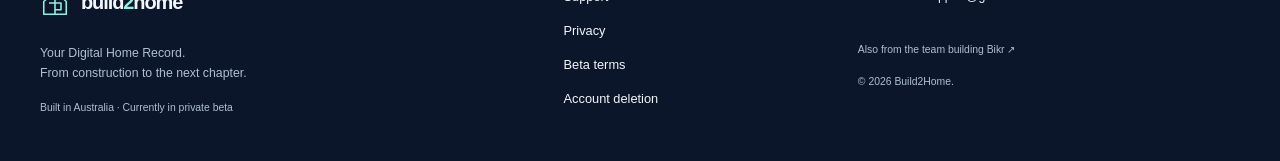
<file: terms.html>
<!doctype html><html lang="en-AU"><head><meta charset="utf-8"><meta name="viewport" content="width=device-width,initial-scale=1"><title>Private-beta terms — Build2Home</title><meta name="description" content="Private-beta terms information for the Build2Home private beta."><meta name="theme-color" content="#0b162b"><meta property="og:title" content="Private-beta terms — Build2Home"><meta property="og:description" content="Private-beta terms information for the Build2Home private beta."><meta property="og:type" content="website"><link rel="icon" href="assets/favicon.svg" type="image/svg+xml"><link rel="stylesheet" href="styles.css"><script src="script.js" defer></script><link rel="canonical" href="https://build2home.au/terms.html"><meta property="og:url" content="https://build2home.au/terms.html"><meta property="og:site_name" content="Build2Home"></head><body id="top"><a class="skip" href="#main">Skip to content</a><header class="site-header"><a class="brand" href="index.html"><svg viewBox="0 0 40 40" aria-hidden="true"><path d="M5 18 20 5l15 13v17H5Z"/><path d="M12 20h8v15m0-15h8v9h-8m0-9v-5"/></svg><span>build<span class="two">2</span>home</span></a><button class="menu-toggle" aria-label="Open navigation" aria-expanded="false" aria-controls="navigation">Menu <span>☰</span></button><nav id="navigation" aria-label="Main navigation"><a href="index.html#record">The home record</a><a href="index.html#how">How it works</a><a href="support.html">Support</a><a class="button small" href="mailto:build2home.support@gmail.com?subject=Build2Home%20%E2%80%94%20private%20beta%20request">Request beta access <span aria-hidden="true">↗</span></a></nav></header><main id="main"><section class="legal wrap"><div class="legal-heading"><p class="eyebrow">BEFORE YOU BEGIN</p><h1>Private-beta terms</h1><p class="lead">A few clear expectations while Build2Home is being tested.</p></div><article class="legal-body"><p class="updated">Updated 7 November 2026</p><h2>Invitation-only testing</h2><p>Build2Home is a developing product. Access is approved by the team, features can vary between test builds, and a beta invitation is not a promise of ongoing availability, a particular price or a launch date.</p><h2>Keep originals and backups</h2><p>Keep important original documents and photos outside the app. Export and check your local backups before changing phones, clearing data or uninstalling. Build2Home is not a substitute for your original contract, inspection report, official tenancy report or required records.</p><h2>Record-keeping and general guidance</h2><p>Records, owner-entered dates and observations do not independently establish legal compliance, defect severity, repair quality, legal deadlines or warranty transfer. Guidance varies by jurisdiction. Check official sources and obtain inspection, tenancy, financial or legal advice appropriate to your property.</p><h2>Your content and other people</h2><p>Only add or share content you are entitled to use. Take care with private information about tenants, tradespeople and other people. Review every selected file and note before exporting a report or buyer pack. Do not place passwords or security/access codes in a buyer pack.</p><h2>Sharing and ownership</h2><p>An exported handover pack is a copy of selected information. It does not transfer title to a property, change contractual obligations, guarantee warranty eligibility or transfer app account access.</p><h2>Changes and consumer rights</h2><p>Testing may identify faults or require changes. Report problems to the team and keep independent copies of important records. Nothing on this page is intended to exclude rights that cannot lawfully be excluded.</p><h2>Contact and account requests</h2><p>Email <a href="mailto:build2home.support@gmail.com?subject=Build2Home%20%E2%80%94%20beta%20enquiry">build2home.support@gmail.com</a>. Our <a href="privacy.html">privacy information</a> and <a href="delete-account.html">account-deletion page</a> explain the current beta process.</p></article></section></main><footer class="site-footer wrap"><div><a class="brand" href="index.html"><svg viewBox="0 0 40 40" aria-hidden="true"><path d="M5 18 20 5l15 13v17H5Z"/><path d="M12 20h8v15m0-15h8v9h-8m0-9v-5"/></svg><span>build<span class="two">2</span>home</span></a><p>Your Digital Home Record.<br>From construction to the next chapter.</p><p class="micro">Built in Australia · Currently in private beta</p></div><div class="footer-links"><a href="support.html">Support</a><a href="privacy.html">Privacy</a><a href="terms.html">Beta terms</a><a href="delete-account.html">Account deletion</a></div><div class="footer-contact"><a href="mailto:build2home.support@gmail.com">build2home.support@gmail.com</a><p class="micro">Also from the team building <a href="https://getbikr.com">Bikr ↗</a></p><p class="micro">© 2026 Build2Home.</p></div></footer></body></html>
</file>
<file: styles.css>
:root{--navy:#0b162b;--deep:#07101f;--panel:#12283b;--mint:#91efe1;--text:#f3f6fb;--muted:#afbed0;--line:#ffffff24;--paper:#f0f1ea;--ink:#182d3b;--max:1240px}*{box-sizing:border-box}html{scroll-behavior:smooth;scroll-padding-top:110px}body{margin:0;background:var(--navy);color:var(--text);font-family:Inter,"Segoe UI",Arial,sans-serif;font-size:16px;line-height:1.65}a{color:inherit;text-decoration:none}button{font:inherit}button,a{-webkit-tap-highlight-color:transparent}button{cursor:pointer}img{max-width:100%;display:block}svg{display:block}h1,h2,h3,p{margin-top:0}h1,h2,h3{line-height:1.04;letter-spacing:-.055em;font-weight:560}h1{font-size:clamp(4rem,6.9vw,6.5rem);margin-bottom:24px}h2{font-size:clamp(2.5rem,4.6vw,4.4rem);margin-bottom:25px}h3{font-size:1.7rem}em{font-style:normal;color:var(--mint)}.wrap{width:min(var(--max),calc(100% - 80px));margin-inline:auto}.section{padding-block:110px}.eyebrow{font-size:.69rem;font-weight:750;letter-spacing:.17em;color:var(--mint);display:flex;gap:10px;align-items:center;margin-bottom:27px}.micro{font-size:.75rem;color:var(--muted);line-height:1.65}.status-dot,.chip-dot{width:7px;height:7px;border-radius:50%;background:var(--mint);display:inline-block;box-shadow:0 0 16px #91efe155;flex-shrink:0}.site-header{height:94px;display:flex;align-items:center;justify-content:space-between;gap:30px;position:relative;z-index:20;width:min(var(--max),calc(100% - 80px));margin:auto;border-bottom:1px solid var(--line)}.brand{display:inline-flex;gap:11px;align-items:center;white-space:nowrap;font-size:1.4rem;letter-spacing:-.055em;font-weight:650}.brand svg{width:34px;height:34px;fill:none;stroke:var(--mint);stroke-width:2.1;stroke-linejoin:round}.brand .two{color:var(--mint)}nav{display:flex;gap:27px;align-items:center;font-size:.85rem}nav>a:not(.button){color:var(--muted)}nav>a:hover,footer a:hover{color:var(--mint)}.button{display:inline-flex;align-items:center;justify-content:space-between;gap:23px;background:var(--mint);color:#0c2831;border:1px solid var(--mint);padding:16px 24px;border-radius:8px;font-size:.88rem;font-weight:700;line-height:1.4;transition:background .18s,transform .18s}.button:hover{background:#b2fff2;transform:translateY(-2px)}.button.small{font-size:.78rem;padding:12px 17px;gap:16px}.text-link{font-size:.85rem;font-weight:650;text-decoration:underline;text-underline-offset:7px;text-decoration-color:#91efe166;display:inline-block}.text-link:hover{color:var(--mint)}.menu-toggle{display:none}.skip{position:absolute;z-index:100;left:16px;top:-100px;padding:10px;background:var(--mint);color:var(--navy)}.skip:focus{top:12px}:focus-visible{outline:3px solid #f7ca78;outline-offset:5px}.hero{display:grid;grid-template-columns:1fr 1fr;gap:48px;padding-top:90px;padding-bottom:92px;align-items:center;min-height:690px}.hero-copy{position:relative;z-index:2}.tagline{font-size:1.18rem;font-weight:550;margin-bottom:18px;letter-spacing:-.02em}.hero-description{font-size:1.02rem;max-width:430px;color:var(--muted);margin-bottom:31px}.actions{display:flex;align-items:center;gap:24px;flex-wrap:wrap}.hero-copy>.micro{margin:18px 0 0}.hero-art{height:500px;position:relative;border-radius:22px;background:radial-gradient(ellipse at 55% 27%,#21505680,transparent 65%),linear-gradient(135deg,#112638,#0b1929);border:1px solid #91efe11c;box-shadow:0 45px 95px #0003;overflow:visible}.art-grid{position:absolute;inset:0;border-radius:22px;overflow:hidden;background-image:linear-gradient(#91efe109 1px,transparent 1px),linear-gradient(90deg,#91efe109 1px,transparent 1px);background-size:34px 34px;mask-image:linear-gradient(black,transparent)}.house{position:absolute;width:100%;max-width:100%;left:0;top:0;filter:drop-shadow(0 18px 25px #0005)}.home-chip,.record-chip{position:absolute;display:flex;align-items:center;gap:14px;border:1px solid #b3f8ee35;backdrop-filter:blur(20px);background:linear-gradient(135deg,#1c4158dd,#11233be8);box-shadow:0 15px 40px #0003;border-radius:14px;padding:20px}.home-chip{top:28px;left:-25px;width:300px}.home-chip small{display:block;font-size:.55rem;letter-spacing:.15em;color:var(--mint);margin-bottom:4px}.home-chip strong{font-size:.86rem;font-weight:550}.house-symbol{font-size:2rem;color:var(--mint);line-height:1}.chip-dot{margin-left:auto;width:6px;height:6px}.record-chip{right:-20px;bottom:48px;width:304px}.record-chip strong{display:block;font-weight:550;font-size:.82rem}.record-chip small{display:block;color:var(--muted);font-size:.63rem;margin-top:4px}.file-icon{background:#91efe118;border:1px solid #91efe144;border-radius:50%;width:34px;height:34px;text-align:center;padding-top:2px;color:var(--mint)}.art-caption{position:absolute;bottom:16px;left:24px;font-size:.58rem;letter-spacing:.06em;color:#9cbbca}.chapter-strip{border-block:1px solid var(--line)}.chapter-strip>.wrap{display:flex;justify-content:space-between;gap:20px;padding-block:25px;color:var(--muted);font-size:1.08rem;font-weight:450;letter-spacing:-.025em}.section-heading{display:grid;grid-template-columns:1.3fr 1fr;gap:80px;align-items:end;margin-bottom:55px}.section-heading>p{max-width:400px;color:var(--muted);padding-bottom:5px}.record-demo{border:1px solid var(--line);border-radius:18px;overflow:hidden;background:linear-gradient(120deg,#102537,#102331)}.demo-controls{padding:24px 28px 0}.demo-controls>.micro{font-size:.56rem;letter-spacing:.16em;margin-bottom:20px}.stage-tabs{display:grid;grid-template-columns:repeat(4,1fr);gap:8px}.stage-tabs button{background:transparent;border:0;border-bottom:2px solid #ffffff15;color:#90a7b9;font-size:.62rem;text-align:left;padding:0 3px 18px;line-height:1.4}.stage-tabs button span{display:block;font-size:.85rem;margin-top:7px;color:#c2d2de}.stage-tabs button[aria-selected=true]{color:var(--mint);border-color:var(--mint)}.stage-tabs button[aria-selected=true] span{color:var(--mint)}.stage-panel{display:grid;grid-template-columns:1fr 1fr;gap:65px;padding:50px}.sample-app{border:1px solid #ffffff2b;border-radius:18px;box-shadow:0 30px 55px #0002;background:linear-gradient(135deg,#193d51,#0d1b30);padding:23px 25px}.sample-top{display:flex;justify-content:space-between;align-items:center;font-size:.52rem;letter-spacing:.1em;color:var(--mint);gap:10px;margin-bottom:28px}.pill{border:1px solid #91efe144;border-radius:20px;padding:3px 9px;font-size:.57rem;letter-spacing:0}.sample-app h3{font-size:1.9rem;max-width:275px;line-height:1.15;letter-spacing:-.04em;margin-bottom:23px}.sample-summary{border-block:1px solid var(--line);padding-block:14px;font-size:.9rem;font-weight:550;display:flex;justify-content:space-between;align-items:center;gap:12px}.sample-summary span{color:var(--muted);font-size:.56rem;font-weight:400}.sample-rows>div{display:flex;gap:12px;align-items:center;padding:17px 0;border-bottom:1px solid #ffffff10;font-size:.7rem}.sample-rows small{display:block;color:var(--muted);font-size:.57rem;margin-top:4px}.check-circle{color:var(--mint);border:1px solid #91efe166;background:#91efe111;border-radius:50%;width:23px;height:23px;display:grid;place-items:center;flex-shrink:0}.check-circle.empty{color:var(--muted);border-color:#ffffff33;background:none}.sample-bottom{font-size:.48rem;color:#8ea8bd;letter-spacing:.09em;margin-top:23px}.stage-copy{align-self:center}.stage-copy h3{font-size:2.6rem;line-height:1.12}.stage-copy>p:not(.eyebrow){color:var(--muted);font-size:.9rem}.stage-copy ul{padding-left:18px;font-size:.8rem;line-height:1.8;color:#d5e0e9;margin:25px 0}.stage-copy li{margin-bottom:9px}.stage-copy li::marker{color:var(--mint)}.stage-copy .eyebrow{font-size:.57rem}.paper-section{background:var(--paper);color:var(--ink);padding:110px 0}.paper-section .eyebrow{color:#35776e}.paper-grid{display:grid;grid-template-columns:1fr 1fr;gap:100px;align-items:center}.paper-section em{color:#358275}.paper-section p:not(.eyebrow):not(.paper-note){color:#50636c;max-width:420px}.paper-stack{position:relative;padding:25px 20px}.paper-back{position:absolute;inset:13px 26px;background:#d9dfd8;border:1px solid #bcc7bc;transform:rotate(6deg);border-radius:10px}.paper-card{position:relative;transform:rotate(-3deg);background:#fffef9;padding:35px;border:1px solid #d3d8cd;border-radius:8px;box-shadow:0 20px 35px #13382712}.paper-top{font:9px ui-monospace,monospace;display:flex;justify-content:space-between;letter-spacing:.1em;border-bottom:1px solid #d9dfd5;padding-bottom:25px;margin-bottom:28px;color:#638379}.paper-card h3{font-size:2.2rem;margin-bottom:25px}.paper-row{border-bottom:1px solid #dde4dc;display:flex;gap:15px;justify-content:space-between;padding:14px 0;font-size:.69rem}.paper-row>span{color:#6a7c7d}.paper-row strong{font-weight:550;text-align:right}.paper-note{font-size:1.06rem;line-height:1.5;margin:27px 0 25px;color:#467666}.paper-label{font-size:.5rem;letter-spacing:.13em;color:#7b8e87}.steps{list-style:none;margin:0;padding:0;display:grid;grid-template-columns:repeat(4,1fr);gap:28px}.steps li{border-top:1px solid var(--line);padding-top:20px}.steps li>span{font:12px ui-monospace,monospace;color:var(--mint);display:block;margin-bottom:36px}.steps h3{font-size:1.35rem;line-height:1.2;letter-spacing:-.035em}.steps p{font-size:.85rem;color:var(--muted)}.storage-section{background:linear-gradient(120deg,#163b46,#102232);padding:100px 0;border-block:1px solid var(--line)}.storage-grid{display:grid;grid-template-columns:1fr 1fr;gap:90px;align-items:center}.storage-grid>div>p:not(.eyebrow){color:#c1d4dc;font-size:.91rem}.storage-visual{height:365px;position:relative}.storage-phone{position:absolute;top:-10px;left:50px;width:224px;height:365px;border:1px solid #b9fff05c;border-radius:33px;background:linear-gradient(145deg,#1c4556b0,#0e1d31);box-shadow:0 24px 45px #0003;padding:27px;transform:rotate(-6deg)}.phone-speaker{height:5px;width:45px;border-radius:8px;background:#91efe166;margin:0 auto 22px}.storage-icon{color:var(--mint);font-size:2rem}.storage-phone strong{display:block;font-size:1.8rem;line-height:1.14;letter-spacing:-.04em;font-weight:500;margin:10px 0 20px}.file-pills{display:flex;flex-wrap:wrap;gap:6px}.file-pills span{font-size:.57rem;padding:4px 9px;border:1px solid #91efe13a;border-radius:4px;color:#bce4e5}.backup-line{font-size:.64rem;padding-top:20px;margin-top:20px;border-top:1px solid var(--line);color:var(--mint)}.cloud-chip{position:absolute;bottom:47px;right:10px;display:flex;gap:13px;align-items:center;padding:20px 24px;background:#d1f8ef;color:#204443;border:1px solid #ebfff5;border-radius:13px;box-shadow:0 13px 30px #0003;font-size:2rem;line-height:1}.cloud-chip span{font-size:.68rem;line-height:1.5}.faq-section{display:grid;grid-template-columns:1fr 1fr;gap:90px}.faq details{border-bottom:1px solid var(--line)}.faq summary{list-style:none;cursor:pointer;padding:23px 28px 23px 0;font-size:.91rem;font-weight:550;position:relative;line-height:1.5}.faq summary::-webkit-details-marker{display:none}.faq summary:after{content:'+';position:absolute;right:1px;font-size:20px;color:var(--mint);top:20px}.faq details[open] summary:after{content:'−'}.faq details p{font-size:.85rem;color:var(--muted);margin-bottom:22px}.beta-section{text-align:center;padding:83px 30px 90px;border:1px solid #91efe130;border-radius:20px;background:radial-gradient(ellipse at 50% 0,#214e54,transparent 80%),#112637;margin-bottom:95px}.beta-section .eyebrow{justify-content:center}.beta-section h2{font-size:clamp(2.9rem,5.7vw,5rem)}.beta-section>p:not(.eyebrow):not(.micro){color:var(--muted);max-width:460px;margin:0 auto 26px}.beta-email{display:block;font-size:.78rem;margin:20px 0;color:var(--mint)}.beta-section>.micro{font-size:.65rem;margin-bottom:0}.site-footer{display:grid;grid-template-columns:1.2fr .6fr 1fr;gap:65px;border-top:1px solid var(--line);padding:50px 0 35px}.site-footer .brand{font-size:1.25rem}.site-footer .brand svg{width:30px}.site-footer p{font-size:.77rem;color:var(--muted);margin-top:15px}.site-footer p.micro{font-size:.65rem}.footer-links{display:flex;flex-direction:column;gap:13px;font-size:.8rem}.footer-contact{font-size:.77rem;overflow-wrap:anywhere}.footer-contact>p:first-of-type{margin-top:35px}.footer-meta{color:var(--muted)}.legal{padding:85px 0 100px;max-width:880px}.legal-heading{max-width:750px}.legal h1{font-size:clamp(3.25rem,6vw,5rem)}.legal .lead{font-size:1.2rem;color:var(--muted);max-width:640px}.legal-body{max-width:730px;margin-top:45px}.legal-body h2{font-size:1.6rem;margin:40px 0 14px;letter-spacing:-.035em}.legal-body p{font-size:.96rem;color:#c2cfdb}.legal-body a:not(.button){color:var(--mint);text-decoration:underline;text-underline-offset:4px;overflow-wrap:anywhere}.legal-body .button{color:var(--navy);text-decoration:none;margin:10px 0}.notice{background:#91efe10a;border:1px solid #91efe132;border-radius:12px;padding:24px 28px;margin-bottom:32px}.notice strong{color:var(--mint)}.notice p{font-size:.86rem;margin:10px 0 0}.legal-body .updated{font-size:.75rem;color:var(--muted)}
@media(min-width:1500px){.hero{gap:80px}.hero-art{height:525px}}@media(max-width:1100px){.wrap,.site-header{width:calc(100% - 48px)}nav{gap:18px}.hero{gap:28px;padding-top:65px}.hero-art{height:435px}.home-chip{left:-10px;width:265px;padding:17px}.record-chip{right:-8px;width:275px;padding:17px}.hero h1{font-size:clamp(3.9rem,7vw,5.5rem)}.stage-panel{gap:36px;padding:35px}.stage-copy h3{font-size:2.1rem}.paper-grid{gap:50px}.storage-grid{gap:50px}.faq-section{gap:50px}.site-footer{gap:30px}.storage-phone{left:10px}}
@media(max-width:800px){.site-header{height:80px}.brand{font-size:1.25rem}.brand svg{width:31px}.menu-toggle{display:flex;gap:13px;align-items:center;color:var(--text);background:none;border:1px solid var(--line);padding:7px 11px;border-radius:6px;font-size:.75rem}.site-header nav{display:none;position:absolute;top:79px;left:-24px;right:-24px;padding:24px;background:#0b162bf7;border-bottom:1px solid var(--line);flex-direction:column;align-items:stretch;gap:20px;box-shadow:0 20px 30px #0004}.site-header nav.open{display:flex}.hero{grid-template-columns:1fr;gap:45px;padding-top:55px;padding-bottom:65px}.hero-copy{max-width:590px}.hero h1{font-size:clamp(3.9rem,10vw,5.8rem)}.hero-description{max-width:460px}.hero-art{height:420px;width:min(540px,100%);margin-inline:auto}.house{top:-20px}.home-chip{top:20px;left:10px}.record-chip{right:10px;bottom:40px}.chapter-strip>.wrap{flex-wrap:wrap;justify-content:center;gap:9px 25px;padding-block:22px;font-size:.95rem}.section{padding-block:75px}.section-heading{grid-template-columns:1fr;gap:10px;margin-bottom:35px}.section-heading>p{max-width:570px}.stage-panel{grid-template-columns:1fr;gap:35px;padding:30px}.sample-app{max-width:410px;width:100%;margin:auto}.stage-copy{max-width:520px}.stage-copy h3{font-size:2.4rem}.stage-tabs button span{font-size:.73rem}.stage-tabs button{font-size:.55rem}.paper-section{padding:75px 0}.paper-grid{grid-template-columns:1fr;gap:25px}.paper-stack{max-width:480px;width:100%;margin:auto}.paper-section>div>div>p:not(.eyebrow){max-width:560px}.steps{grid-template-columns:1fr 1fr;gap:35px}.steps li>span{margin-bottom:20px}.storage-section{padding:75px 0}.storage-grid{grid-template-columns:1fr;gap:45px}.storage-visual{max-width:400px;width:100%;margin:auto;order:2;height:340px}.storage-phone{left:25px;height:335px;padding-top:22px}.storage-phone strong{font-size:1.6rem}.cloud-chip{bottom:25px;right:12px}.faq-section{grid-template-columns:1fr;gap:15px}.beta-section{padding:60px 22px;margin-bottom:65px}.site-footer{grid-template-columns:1fr 1fr;gap:35px}.footer-contact{grid-column:1/-1}.footer-contact>p:first-of-type{margin-top:18px}.legal{padding:60px 0}.legal-body{margin-top:30px}.legal h1{font-size:clamp(3rem,9vw,4.5rem)}}
@media(max-width:420px){.wrap,.site-header{width:calc(100% - 36px)}.site-header nav{left:-18px;right:-18px}.hero{padding-top:42px}.hero h1{font-size:3.6rem}.hero .eyebrow{font-size:.62rem}.tagline{font-size:1.05rem}.hero-description{font-size:.92rem}.actions{gap:20px}.button{padding:15px 20px;font-size:.82rem}.hero-art{height:345px}.house{top:13px;left:0;width:100%}.home-chip{width:252px;padding:14px;left:9px;top:15px}.home-chip strong{font-size:.75rem}.home-chip small{font-size:.48rem}.record-chip{width:248px;padding:14px;bottom:37px;right:9px}.record-chip strong{font-size:.71rem}.record-chip small{font-size:.55rem}.art-caption{font-size:.48rem;left:18px;bottom:12px}h2{font-size:2.65rem}.section{padding-block:60px}.stage-panel{padding:22px 18px}.demo-controls{padding:20px 18px 0}.stage-tabs{gap:6px}.stage-tabs button span{font-size:.65rem;line-height:1.4}.sample-app{padding:22px 18px}.sample-app h3{font-size:1.8rem}.stage-copy h3{font-size:2.1rem}.paper-card{padding:27px 23px}.paper-card h3{font-size:2rem}.paper-row{font-size:.6rem}.paper-stack{padding:20px 8px}.steps{gap:28px 20px}.steps h3{font-size:1.2rem}.steps p{font-size:.78rem}.storage-phone{left:8px}.cloud-chip{right:0;padding:15px 18px}.beta-section h2{font-size:2.8rem}.site-footer{gap:30px 18px}.site-footer .brand{font-size:1.1rem}.site-footer .brand svg{width:26px}.footer-links{font-size:.74rem}.legal .lead{font-size:1.04rem}.legal-body p{font-size:.9rem}.notice{padding:20px}.legal h1{font-size:3rem}.legal-body .button{font-size:.8rem}}
@media(prefers-reduced-motion:reduce){html{scroll-behavior:auto}*,*:before,*:after{transition:none!important;animation:none!important}}
</file>
